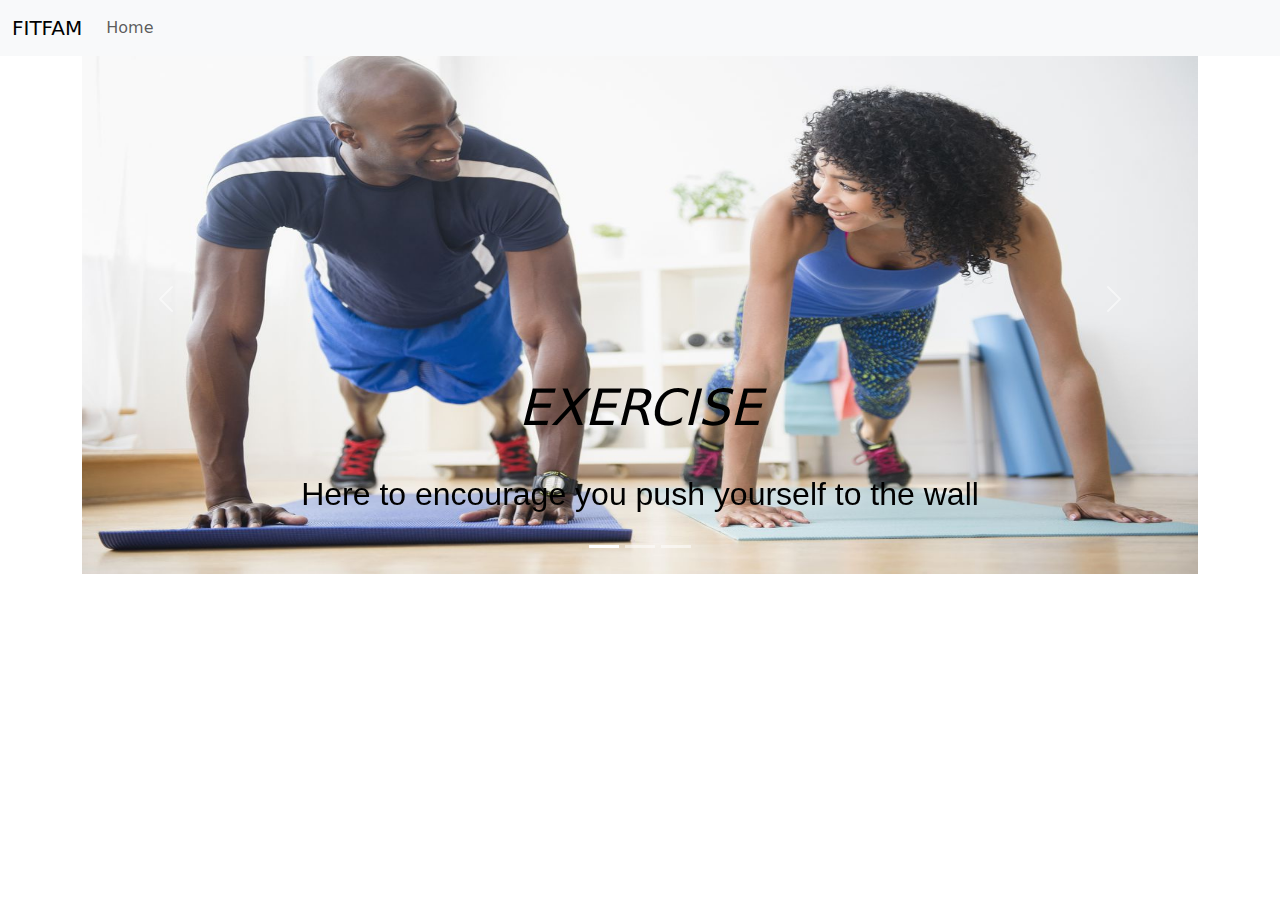
<file: Form/index.html>
<!-- Dashboard page -->
<!DOCTYPE html>
<html lang="en">
<head>
    <meta charset="UTF-8">
    <meta name="viewport" content="width=device-width, initial-scale=1.0">
    <title>FITFAM</title>
    <link rel="shortcut icon" href="/images/fitfam.png" type="image/x-icon">
    <link href="https://cdn.jsdelivr.net/npm/bootstrap@5.3.3/dist/css/bootstrap.min.css" rel="stylesheet" integrity="sha384-QWTKZyjpPEjISv5WaRU9OFeRpok6YctnYmDr5pNlyT2bRjXh0JMhjY6hW+ALEwIH" crossorigin="anonymous">
    <link rel="stylesheet" href="./index.css">
    <link rel="stylesheet" href="./form.css">
    <!-- <link rel="stylesheet" href="./log.html"> -->

</head>
<body>
    <div class="container">
         <!--navbar starts here-->
         <nav class="navbar navbar-expand-lg navbar-expand-lg bg-light fixed-top">
            <div class="container-fluid">
              <a class="navbar-brand" href="#">FITFAM</a>
              <button class="navbar-toggler" type="button" data-bs-toggle="collapse" data-bs-target="#navbarSupportedContent" aria-controls="navbarSupportedContent" aria-expanded="false" aria-label="Toggle navigation">
                <span class="navbar-toggler-icon"></span>
              </button>
              <div class="collapse navbar-collapse" id="navbarSupportedContent">
                <ul class="navbar-nav me-auto mb-2 mb-lg-0">

                  <li class="nav-item">
                    <a class="nav-link " aria-current="page" href="#Home">Home</a>
                  </li>
                </div>
            </div>
          </nav><br>
                  <!-- navbar ends here -->

         <!--Hero Image Start here-->
         <div id="carouselExampleCaptions" class="carousel slide">
            <div class="carousel-indicators">
              <button type="button" data-bs-target="#carouselExampleCaptions" data-bs-slide-to="0" class="active" aria-current="true" aria-label="Slide 1"></button>
              <button type="button" data-bs-target="#carouselExampleCaptions" data-bs-slide-to="1" aria-label="Slide 2"></button>
              <button type="button" data-bs-target="#carouselExampleCaptions" data-bs-slide-to="2" aria-label="Slide 3"></button>
            </div>

            
            <div class="carousel-inner">
              <div class="carousel-item active">
                <img src="./images/man and woman.jpg" class="d-block w-100"  height="550px" width="400px" alt="...">
                <div class="carousel-caption d-none d-md-block">
                  <h5>EXERCISE</h5><br>
                  <p>Here to encourage you push yourself to the wall</p>
                </div>
              </div>
              <div class="carousel-item">
                <img src="./images/yoga.webp" class="d-block w-100"  height="550px" width="400px" alt="...">
                <div class="carousel-caption d-none d-md-block">
                  <h5>YOGA</h5>
                  <p>Interested in doing something light?</p>

                </div>
            </div>
            <div class="carousel-item">
                <img src="./images/eating healthy.jpg" class="d-block w-100" height="550px" width="400px" alt="...">
                <div class="carousel-caption d-none d-md-block">
                    <h5>Open An Account</h5>
                  <p></p>
                  <a href="./form.html"><button>Register Now</button></a>

                  
                </div>
              </div>
            <button class="carousel-control-prev" type="button" data-bs-target="#carouselExampleCaptions" data-bs-slide="prev">
              <span class="carousel-control-prev-icon" aria-hidden="true"></span>
              <span class="visually-hidden">Previous</span>
            </button>
            <button class="carousel-control-next" type="button" data-bs-target="#carouselExampleCaptions" data-bs-slide="next">
              <span class="carousel-control-next-icon" aria-hidden="true"></span>
              <span class="visually-hidden">Next</span>
            </button>
          </div>
          <!-- carousel ends here -->


    </div>

    <script src="https://cdn.jsdelivr.net/npm/@popperjs/core@2.11.8/dist/umd/popper.min.js" integrity="sha384-I7E8VVD/ismYTF4hNIPjVp/Zjvgyol6VFvRkX/vR+Vc4jQkC+hVqc2pM8ODewa9r" crossorigin="anonymous"></script>
    <script src="https://cdn.jsdelivr.net/npm/bootstrap@5.3.3/dist/js/bootstrap.bundle.min.js" integrity="sha384-YvpcrYf0tY3lHB60NNkmXc5s9fDVZLESaAA55NDzOxhy9GkcIdslK1eN7N6jIeHz" crossorigin="anonymous"></script>
</body>
</html>
</file>
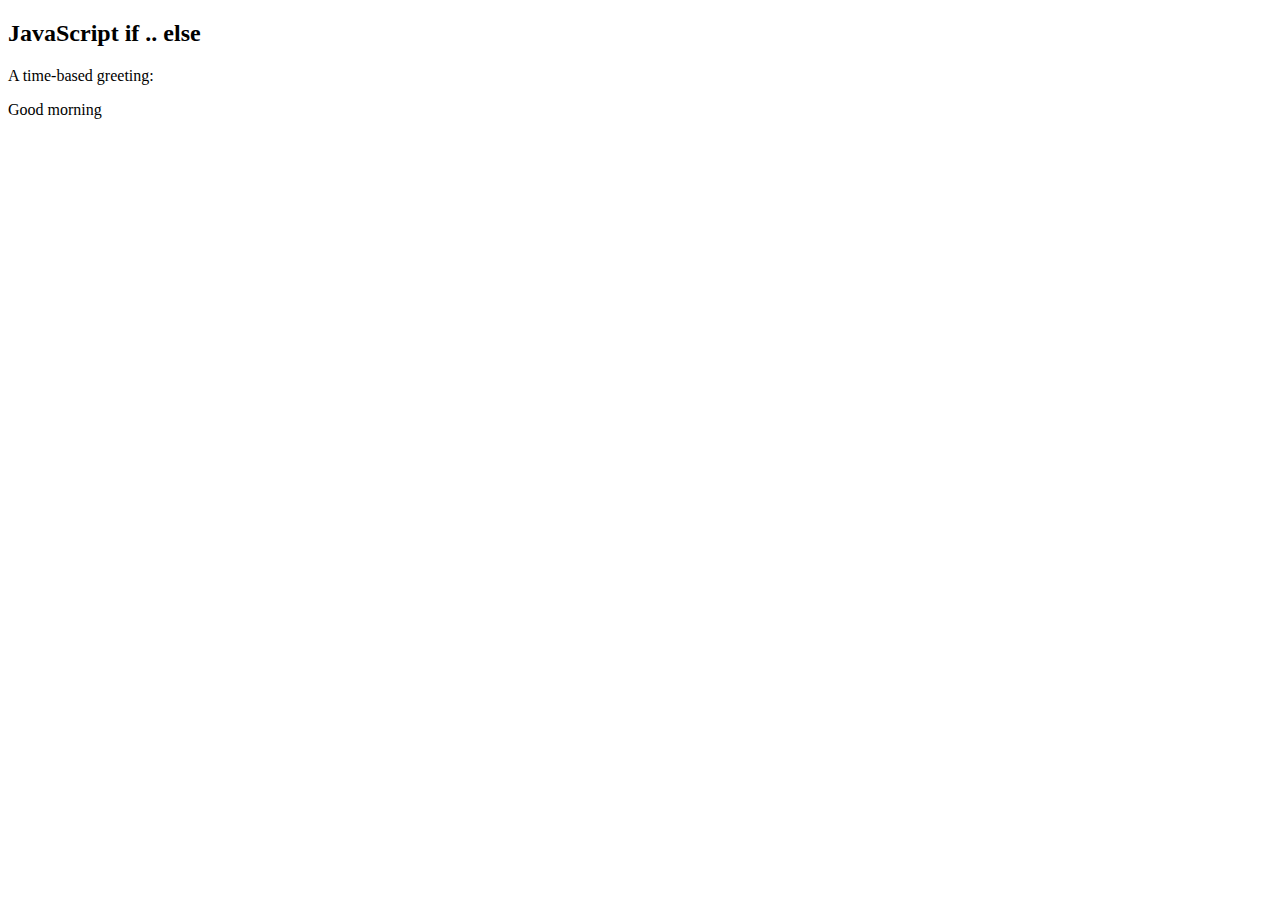
<file: else.html>
<!DOCTYPE html>
<html>
<body>

<h2>JavaScript if .. else</h2>

<p>A time-based greeting:</p>

<p id="demo"></p>

<script>

  // if, else if, else
const time = new Date().getHours();
let greeting;
if (time < 10) {
  greeting = "Good morning";
} else if (time < 20) {
  greeting = "Good day";
} else {
  greeting = "Good evening";
}
document.getElementById("demo").innerHTML = greeting;


// FUNCTIONS

// function to add two(2) numbers
function addNumbers(a,b) {
  return a+b;
}
console.log(addNumbers(4,5))
console.log(addNumbers(1,1))
console.log(addNumbers(10,15))


// method 2
const divideNumbers=(x,y)=>{
  return x/y;
}
console.log(divideNumbers(10,5))


function multiplyNumbers(a,b){
  return a*b;
}
console.log(multiplyNumbers(5,0))
console.log(multiplyNumbers(10,9))
console.log(multiplyNumbers(100,15))


// method Arrow function
const subtractNumbers=(number1, number2)=>{
  return number1-number2;
}
console.log(subtractNumbers(10,4))
  


</script>

</body>
</html>
</file>
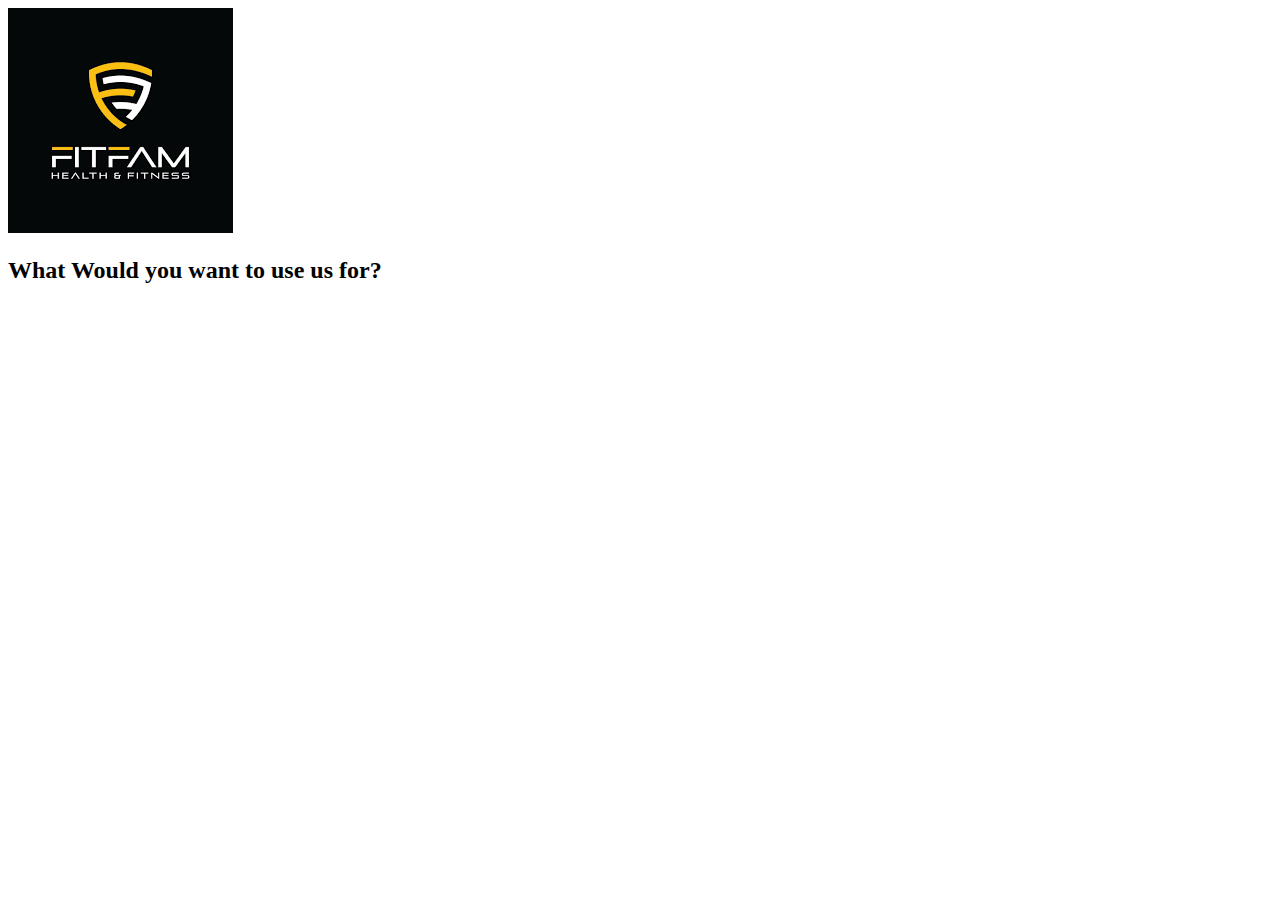
<file: Form/home.html>
<!-- Home page -->
<!DOCTYPE html>
<html lang="en">
<head>
    <meta charset="UTF-8">
    <meta name="viewport" content="width=device-width, initial-scale=1.0">
    <title>HOME PAGE</title>
    <link rel="shortcut icon" href="/images/fitfam.png" type="image/x-icon">
</head>
<body>
    <img src="./images/fitfam.png" alt="">
    <h2>What Would you want to use us for?</h2>
    
</body>
</html>
</file>
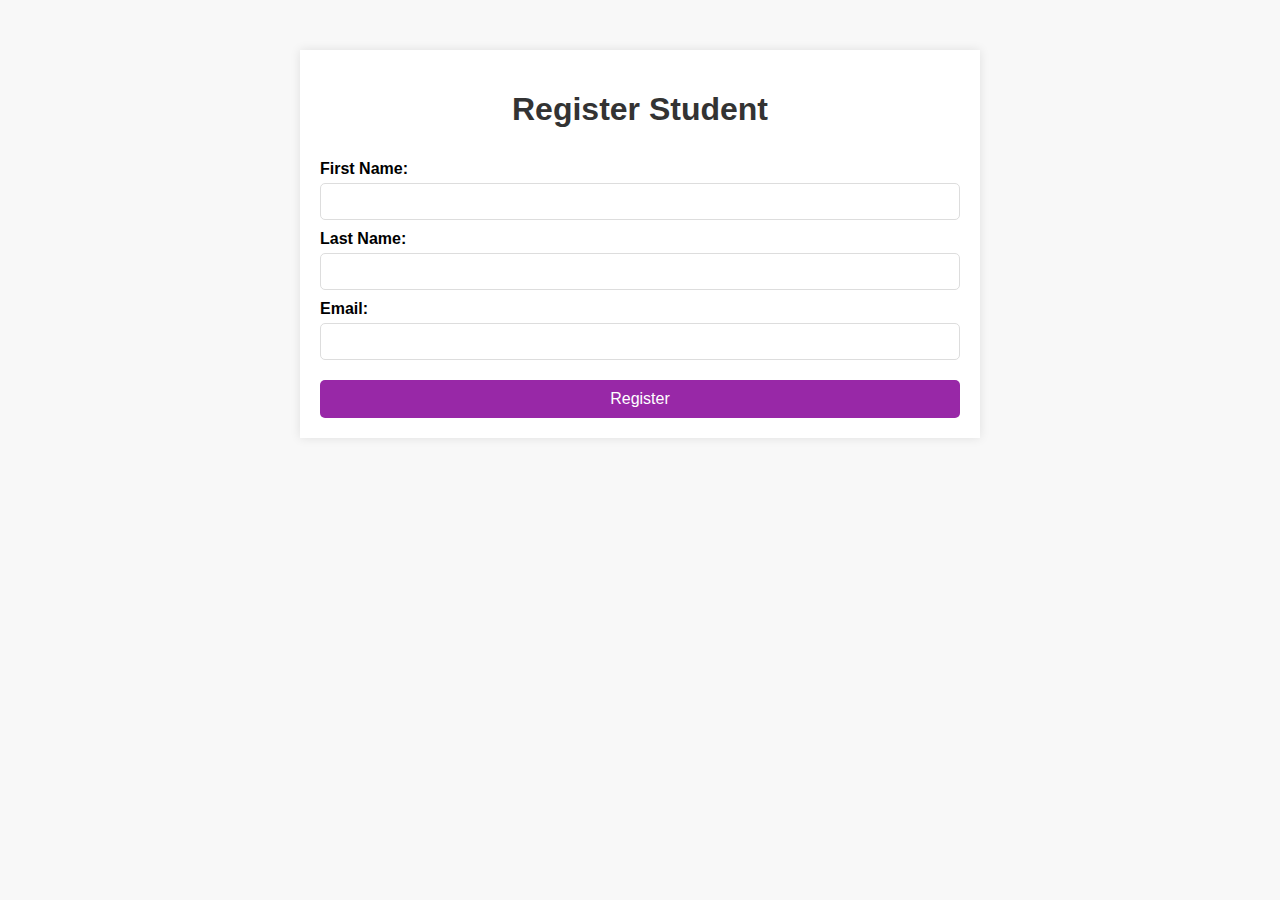
<file: Student-Registration/Registration.html>
<!DOCTYPE html>
<html lang="en">
<head>
    <meta charset="UTF-8">
    <meta name="viewport" content="width=device-width, initial-scale=1.0">
    <title>Registration Form</title>
    <link rel="stylesheet" href="Registration.css">
</head>
<body>
    <div class="container">
        <h1>Register Student</h1>
        <form id="registrationForm">
            <label for="firstName">First Name:</label>
            <input type="text" id="firstName" name="firstName" required>
            
            <label for="lastName">Last Name:</label>
            <input type="text" id="lastName" name="lastName" required>
            
            <label for="email">Email:</label>
            <input type="email" id="email" name="email" required>
            
            <button type="submit">Register</button>
        </form>
    </div>
    <script src="Store.js"></script> 
</body>
</html>
</file>
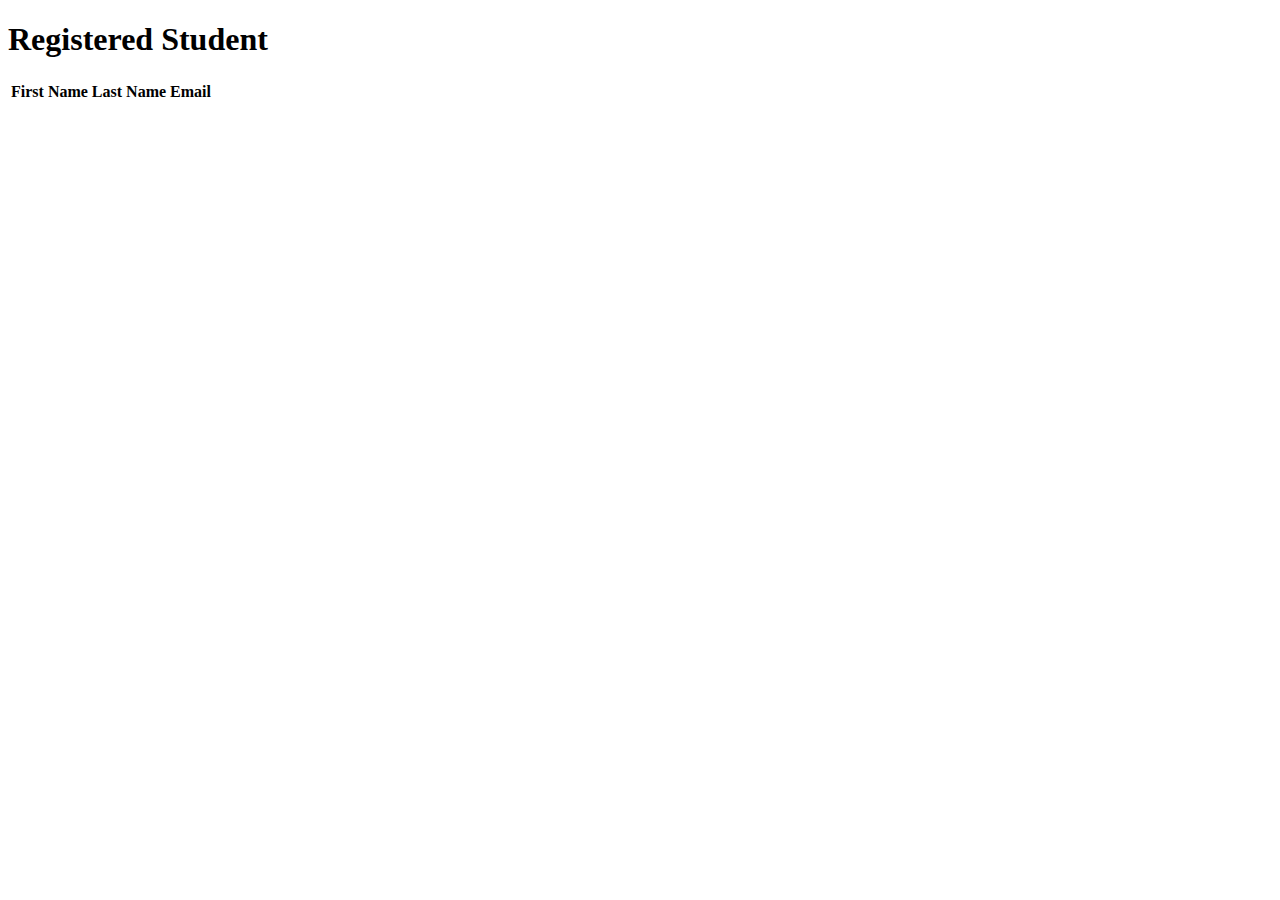
<file: Student-Registration/Results.html>
<!DOCTYPE html>
<html lang="en">
<head>
    <meta charset="UTF-8">
    <meta name="viewport" content="width=device-width, initial-scale=1.0">
    <title>Registered students</title>
</head>
<body>
    <div class="container">
        <h1>Registered Student</h1>
        <table>
            <thead>
                <tr>
                    <th>First Name</th>
                    <th>Last Name</th>
                    <th>Email</th>
                </tr>
            </thead>
            <tbody id="studentTableBody">
                <!-- Student data will be dynamically added here -->
            </tbody>
        </table>
    </div>
    <script src="Retrieve.js"></script>
</body>
</html>
</file>
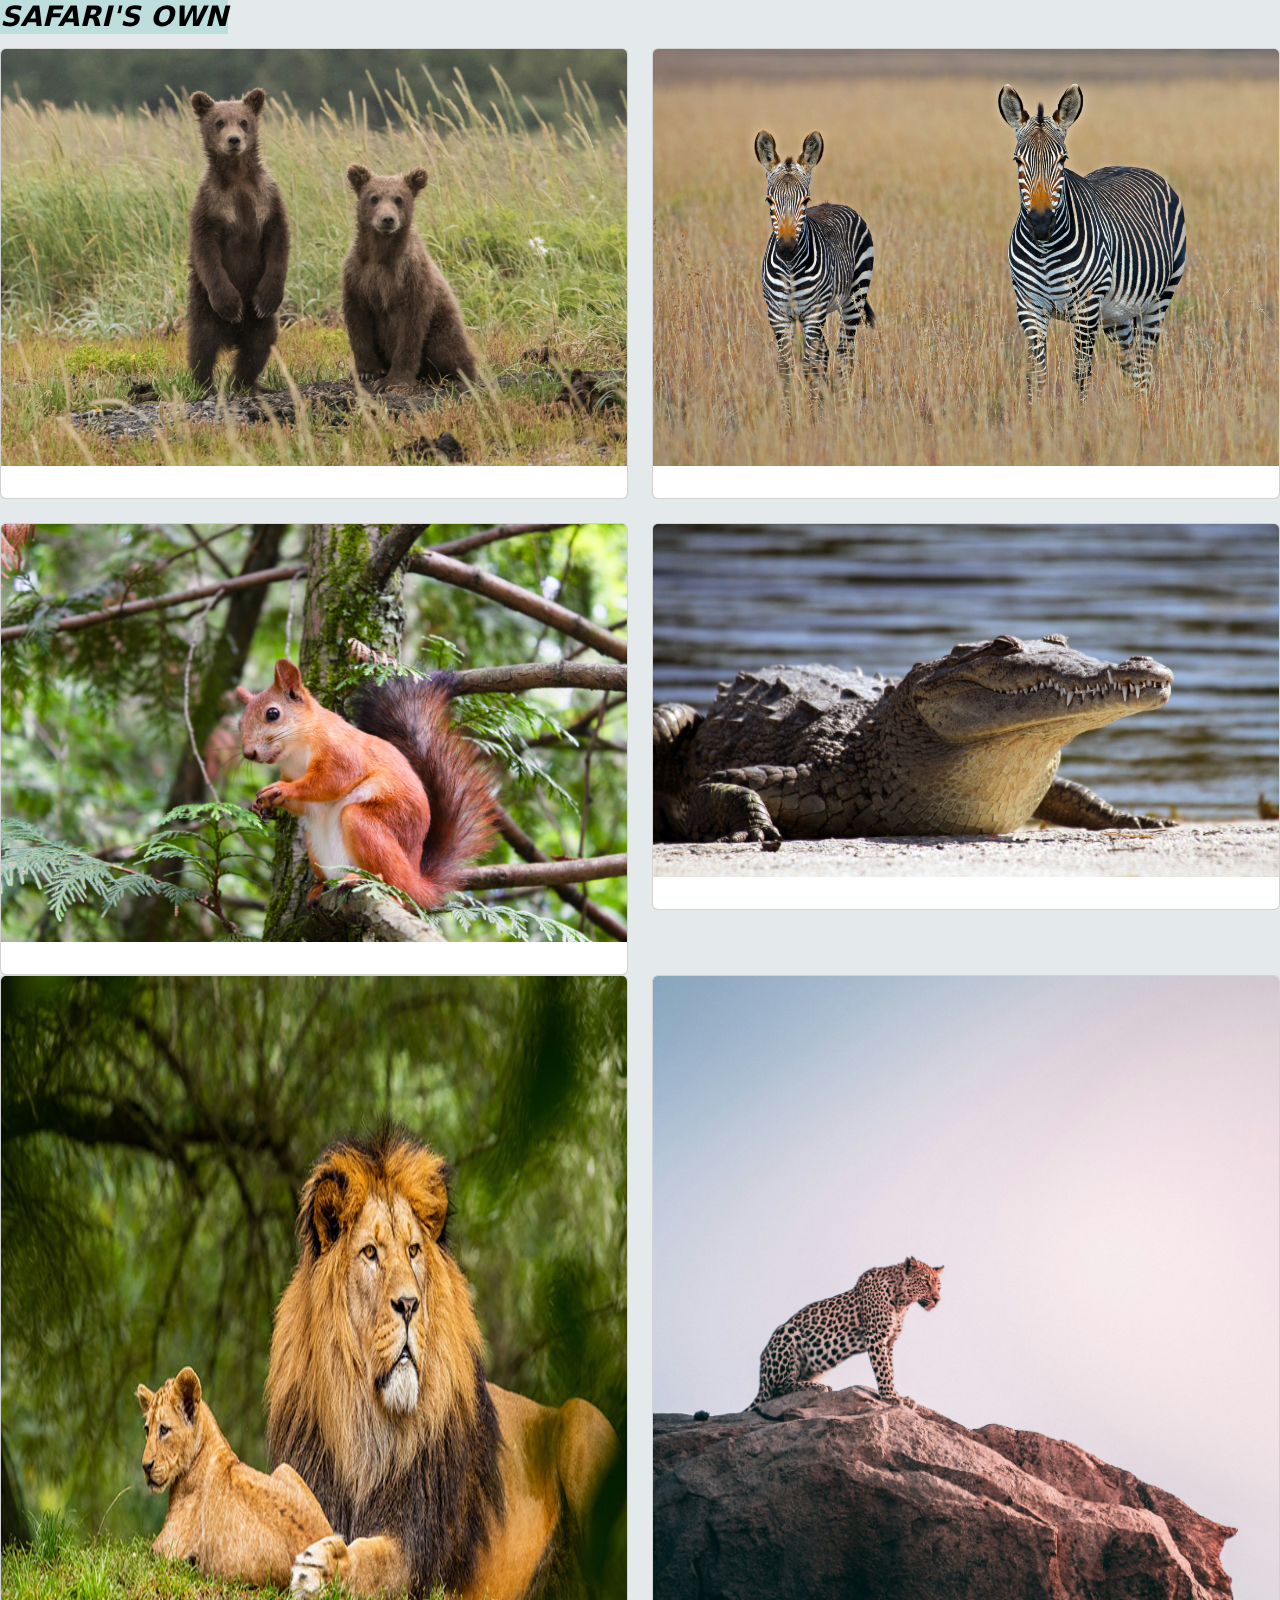
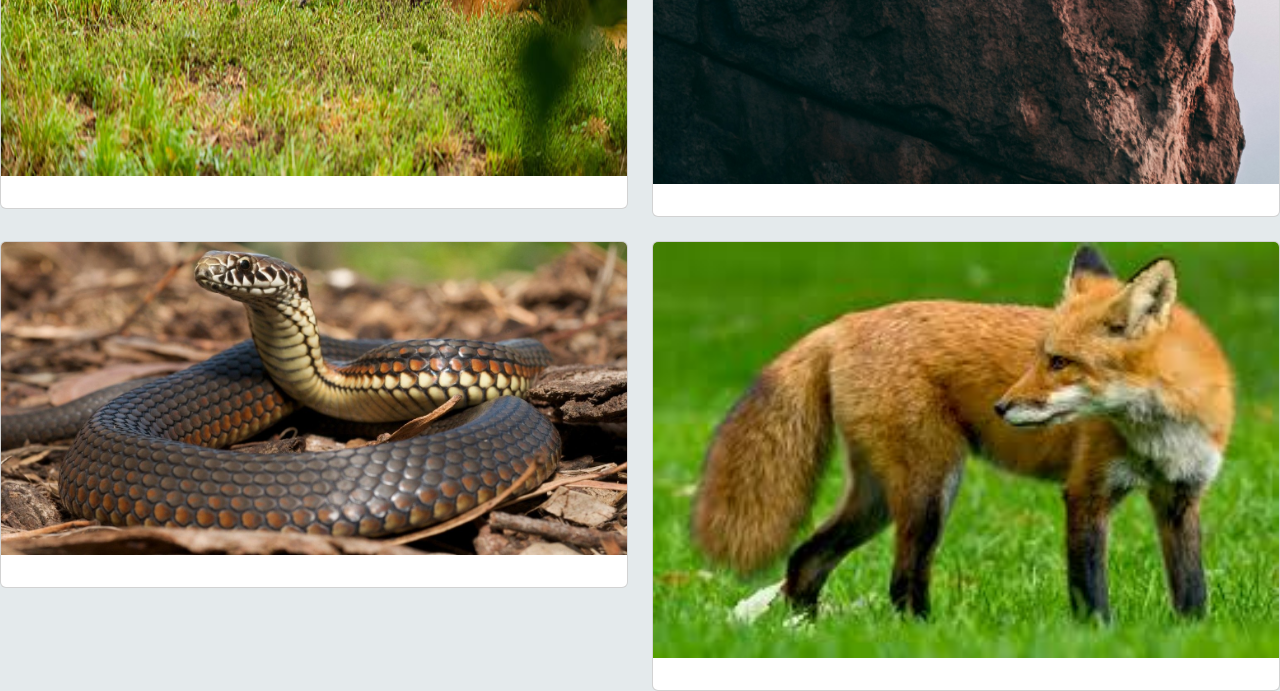
<file: wildlife/wild.html>
<!DOCTYPE html>
<html lang="en">
<head>
    <meta charset="UTF-8">
    <meta name="viewport" content="width=device-width, initial-scale=1.0">
    <title>Animals</title>
    <link rel="shortcut icon" href="/images/amara.jpg" type="image/x-icon">
    <link href="https://cdn.jsdelivr.net/npm/bootstrap@5.3.3/dist/css/bootstrap.min.css" rel="stylesheet" integrity="sha384-QWTKZyjpPEjISv5WaRU9OFeRpok6YctnYmDr5pNlyT2bRjXh0JMhjY6hW+ALEwIH" crossorigin="anonymous">
    <link rel="stylesheet" href="./css/wild.css">
</head>
<body>
    <h3><b>SAFARI'S OWN</b></h3><br>
    <br>
<div class="row row-cols-1 row-cols-md-2 g-4">
    <div class="col">
      <div class="card">
        <img src="./images/Bear.jpg" class="card-img-top" alt="...">
        <div class="card-body">
        </div>
      </div>
    </div>
    <div class="col">
      <div class="card">
        <img src="./images/Zebra.jpg" class="card-img-top" alt="...">
        <div class="card-body">
        </div>
      </div>
    </div>
    <div class="col">
      <div class="card">
        <img src="./images/squirrel.jpg" class="card-img-top" alt="...">
        <div class="card-body">
        </div>
      </div>
    </div>
    <div class="col">
      <div class="card">
        <img src="./images/crocodile.jpg" class="card-img-top" alt="...">
        <div class="card-body">
        </div>
      </div>
    </div>
  </div>


  <div class="row row-cols-1 row-cols-md-2 g-4">
    <div class="col">
      <div class="card">
        <img src="./images/LION.jpg" class="card-img-top" height="800px" alt="...">
        <div class="card-body">
        </div>
      </div>
    </div>
    <div class="col">
      <div class="card">
        <img src="./images/Cheetah.jpg" class="card-img-top" alt="...">
        <div class="card-body">
        </div>
      </div>
    </div>
    <div class="col">
      <div class="card">
        <img src="./images/sanke.jpg" class="card-img-top" alt="...">
        <div class="card-body">
        </div>
      </div>
    </div>
    <div class="col">
      <div class="card">
        <img src="./images/Fox.jpg" class="card-img-top" alt="...">
        <div class="card-body">
        </div>
      </div>
    </div>
  </div>

<script src="https://cdn.jsdelivr.net/npm/@popperjs/core@2.11.8/dist/umd/popper.min.js" integrity="sha384-I7E8VVD/ismYTF4hNIPjVp/Zjvgyol6VFvRkX/vR+Vc4jQkC+hVqc2pM8ODewa9r" crossorigin="anonymous"></script>
    <script src="https://cdn.jsdelivr.net/npm/bootstrap@5.3.3/dist/js/bootstrap.bundle.min.js" integrity="sha384-YvpcrYf0tY3lHB60NNkmXc5s9fDVZLESaAA55NDzOxhy9GkcIdslK1eN7N6jIeHz" crossorigin="anonymous"></script>
</body>
</html>
</file>
<file: Form/index.css>
p{
    font-size: xx-large;
    color: black;
    font-family: 'Franklin Gothic Medium', 'Arial Narrow', Arial, sans-serif;
}


h5{
    font-size: 50px;
    color: black;
    box-shadow: 50px;
}
      
      img:hover {
        opacity: 0.5;
        size: cover;
    }

button{
    background-color: #5026a0;
    color: white;
    border-right: 800px;
}

div>button{
    box-sizing: content-box;
}
.goat{
    height: 500px;
    width: 250px;
}
</file>
<file: Form/form.css>
.cow{
    border-radius: 5px;
    padding: 40px;
    width: fit-content;
    border-radius: 9%;
    background-color:white;
}

    .whole{
    background-image: url(./images/woman.jpg);
    background-size: cover;
    background-repeat: no-repeat;
}

h5{
    font-style: italic;
}

.love{
    cursor: pointer;
}

.block {
    display: block;
    width: 100%;
    border: none;
    background-color: white;
    padding: 14px 20px;
    font-size: 16px;
    cursor: pointer;
    text-align: center;
    border-radius: 20px;
  }
</file>
<file: Student-Registration/Registration.css>
body {
    font-family: Arial, sans-serif;
    margin: 0;
    padding: 0;
    background-color: #f8f8f8;
}

.container {
    /* box model */
    width: 50%;
    margin: 50px auto;
    background-color: #fff;
    padding: 20px;
    box-shadow: 0 0 10px rgba(0, 0, 0, 0.1);
}

h1 {
    text-align: center;
    color: #333;
}

form {
/* flex box */
    display: flex;
    flex-direction: column;
}

label {
    /* box model */
    margin-top: 10px;
    font-weight: bold;
}

input {
    margin-top: 5px;
    padding: 10px;
    border: 1px solid #ddd;
    border-radius: 5px;
}

button {
    margin-top: 20px;
    padding: 10px;
    background-color: #9828a7;
    color: #fff;
    border: none;
    border-radius: 5px;
    cursor: pointer;
    font-size: 16px;
}

button:hover {
    background-color: #218838;
}
</file>
<file: wildlife/css/wild.css>
body{
    background-color:rgb(228, 234, 236);
}

body>h3{
    font-style: italic;
    color: black;
    background-color: rgb(190, 221, 221);
    position: fixed;
}
</file>
